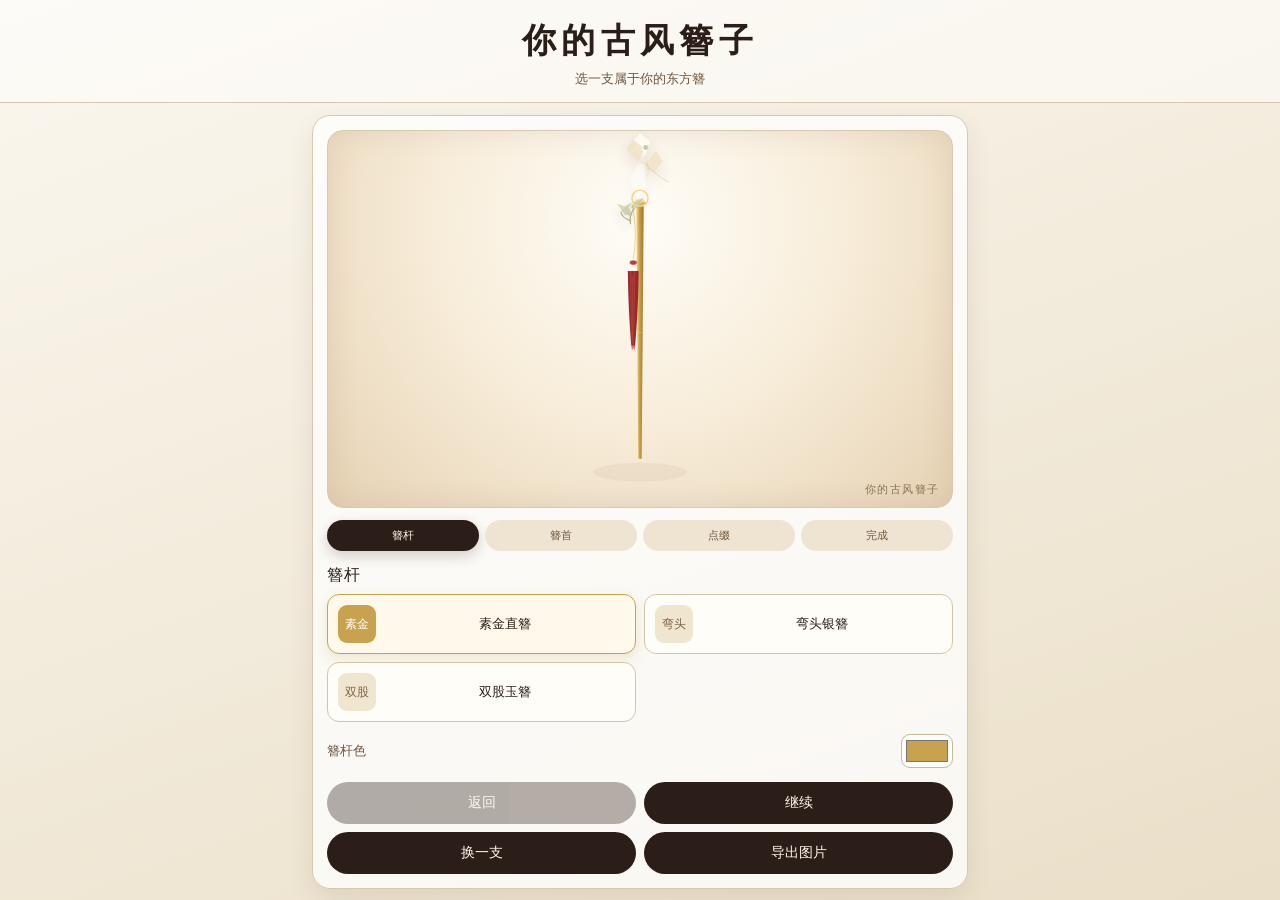
<file: xhs/minitools/fazan/index.html>
<!doctype html>
<html lang="zh-CN">
<head>
<meta charset="utf-8">
<meta name="viewport" content="width=device-width,initial-scale=1">
<title>你的古风簪子</title>
<link rel="stylesheet" href="style.css">
</head>
<body>
<header><h1>你的古风簪子</h1><div class="sub">选一支属于你的东方簪</div></header>
<main class="layout">
<section class="panel">
<div class="stage">
<svg id="preview" viewBox="0 0 320 560" xmlns="http://www.w3.org/2000/svg"></svg>
<div class="watermark">你的古风簪子</div>
</div>
<div class="steps"><span class="step active">簪杆</span><span class="step">簪首</span><span class="step">点缀</span><span class="step">完成</span></div>
<div id="stepArea"></div>
<div class="nav"><button id="prevBtn" class="ghost">返回</button><button id="nextBtn">继续</button></div>
<div class="buttons"><button id="randomBtn" class="ghost">换一支</button><button id="exportBtn" class="ghost">导出图片</button></div>
</section>
</main>
<script src="app.js"></script>
</body>
</html>
</file>
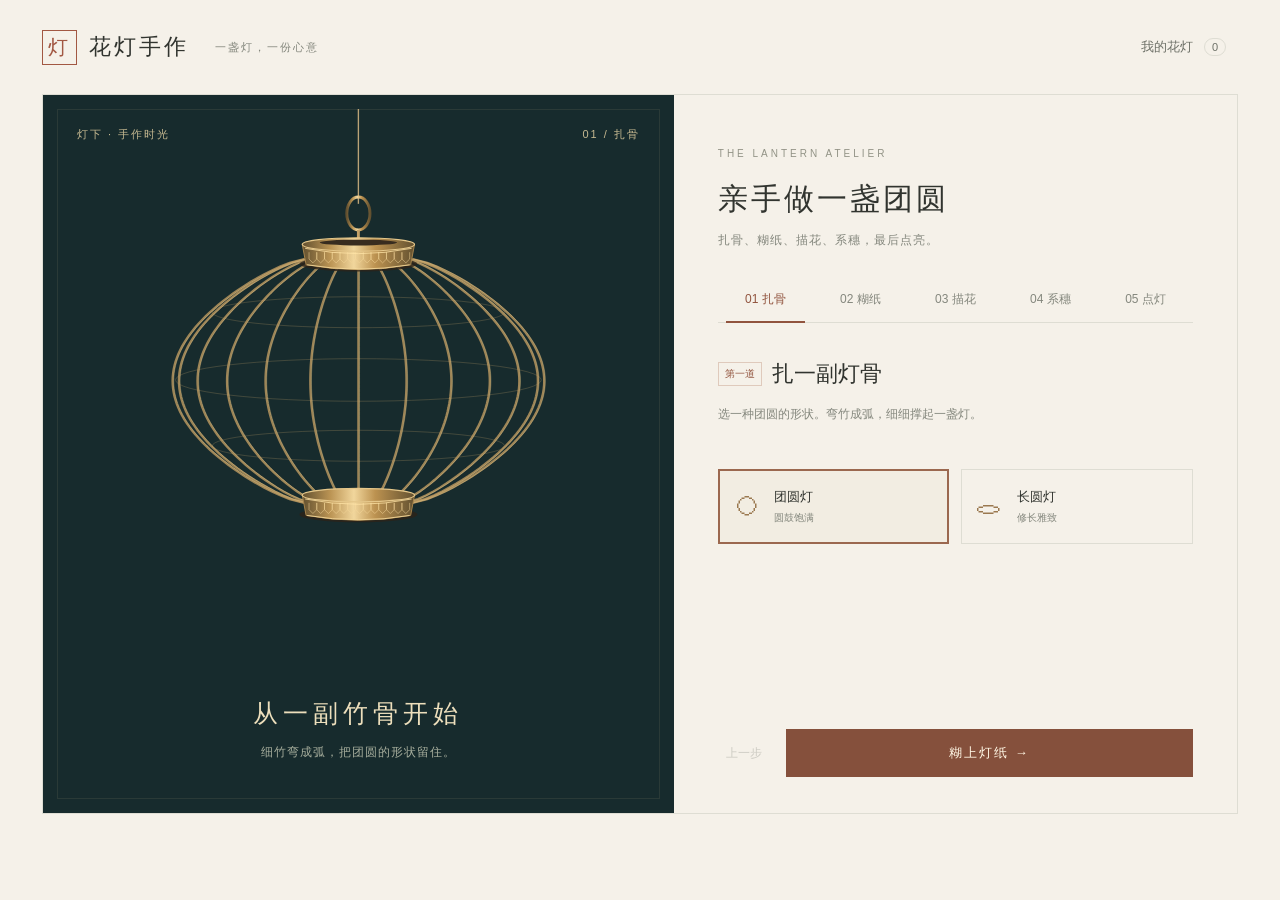
<file: xhs/minitools/huadeng/index.html>
<!doctype html>
<html lang="zh-CN">
  <head>
    <meta charset="UTF-8" />
    <meta name="viewport" content="width=device-width, initial-scale=1" />
    <title>花灯手作 · 把心愿点亮</title>
    <link rel="stylesheet" href="style.css" />
    <script src="lantern.js" defer></script>
    <script src="script.js" defer></script>
  </head>
  <body>
    <main class="studio">
      <header class="header">
        <a class="brand" href="index.html"><span class="seal">灯</span>花灯手作<small>一盏灯，一份心意</small></a>
        <button class="quiet" id="collectionButton">我的花灯 <span id="count">0</span></button>
      </header>

      <section class="workspace" id="workshop">
        <div class="stage" id="stage">
          <div class="stage-heading"><span>灯下 · 手作时光</span><span id="stageLabel">01 / 扎灯骨</span></div>
          <div class="artwork" id="artwork" aria-label="花灯制作预览"></div>
          <div class="stage-caption"><h1 id="previewName">从一副竹骨开始</h1><p id="previewCaption">细竹弯成弧，把团圆的形状留住。</p></div>
        </div>

        <section class="workbench" aria-label="制作步骤">
          <div class="intro"><span class="eyebrow">THE LANTERN ATELIER</span><h2>亲手做一盏团圆</h2><p>扎骨、糊纸、描花、系穗，最后点亮。</p></div>
          <nav class="steps" id="steps" aria-label="制作进度"></nav>
          <div class="step-content">
            <div class="step-heading"><span id="stepNumber">第一道</span><h3 id="stepTitle">扎一副灯骨</h3></div>
            <p class="step-description" id="stepDescription"></p>
            <div class="options" id="options"></div>
            <div class="wish-fields" id="wishFields" hidden>
              <label for="lanternName">给它一个名字</label>
              <input id="lanternName" maxlength="16" placeholder="例如：春风照晚归" />
              <label for="blessing">把心愿写进灯里</label>
              <input id="blessing" maxlength="32" placeholder="愿每一次出发，都有温暖相伴" />
            </div>
          </div>
          <footer class="workbench-footer">
            <button class="back" id="backButton">上一步</button>
            <button class="primary" id="nextButton">糊上灯纸 <span>→</span></button>
          </footer>
          <div class="result-actions" id="resultActions" hidden>
            <button class="primary" id="downloadButton">保存花灯图片 ↓</button>
            <button class="quiet" id="saveButton">收入收藏</button>
            <button class="quiet" id="restartButton">再做一盏</button>
          </div>
        </section>
      </section>

      <section class="collection" id="collection" hidden>
        <div class="collection-heading"><div><span class="eyebrow">MY LANTERNS</span><h2>灯火可亲</h2></div><button class="quiet" id="returnButton">返回手作 →</button></div>
        <div class="collection-grid" id="collectionGrid"></div>
      </section>
      <div class="toast" id="toast" role="status" aria-live="polite"></div>
    </main>
  </body>
</html>
</file>
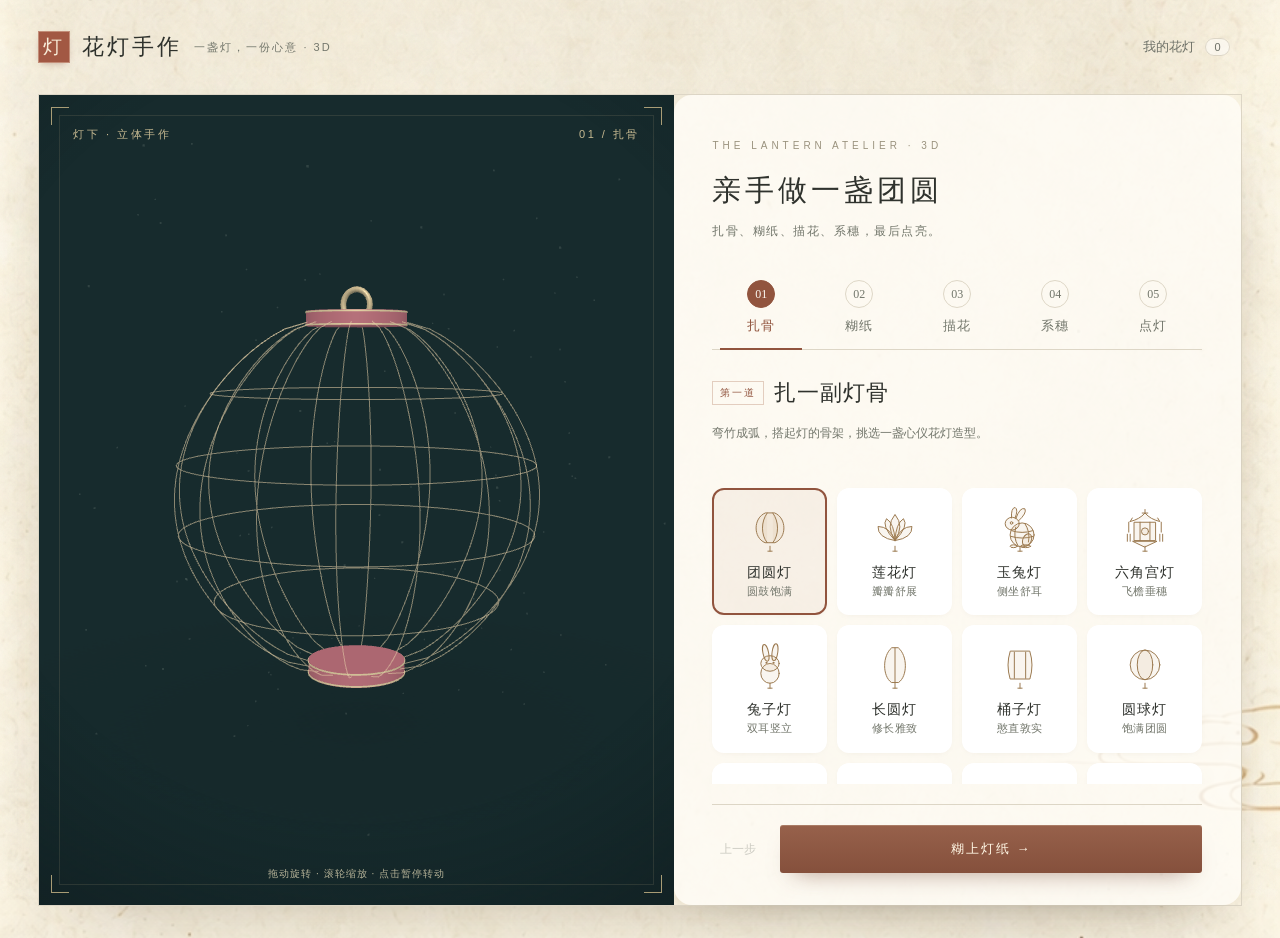
<file: xhs/minitools/huadeng3d/index.html>
<!doctype html>
<html lang="zh-CN">
  <head>
    <meta charset="UTF-8" />
    <meta name="viewport" content="width=device-width, initial-scale=1.0, maximum-scale=1.0, user-scalable=no, viewport-fit=cover" />
    <title>花灯手作 · 3D 立体版</title>
    <link rel="stylesheet" href="style.css" />
    <style>
      #artwork3d { width: 100%; height: 100%; display: block; touch-action: pan-y; cursor: grab; }
      #artwork3d:active { cursor: grabbing; }
    </style>
    <script defer src="three.min.js"></script>
    <script defer src="lantern3d.js"></script>
    <script defer src="app3d.js"></script>
    <script defer src="music.js"></script>
  </head>
  <body>
    <main class="studio">
      <header class="header">
        <div class="brand"><span class="seal">灯</span>花灯手作<small>一盏灯，一份心意 · 3D</small></div>
        <button class="quiet" id="collectionButton">我的花灯 <span id="count">0</span></button>
      </header>

      <section class="workspace" id="workshop">
        <section class="result-preview" id="resultPreview" aria-label="花灯纪念图" hidden>
          <p class="result-status" id="resultStatus" role="status">正在生成纪念图…</p>
          <img id="resultImage" width="1600" height="2000" alt="点亮后的花灯纪念图" hidden />
        </section>
        <div class="stage" id="stage">
          <div class="stage-heading"><span>灯下 · 立体手作</span><span id="stageLabel">01 / 扎灯骨</span></div>
          <div class="artwork" id="artwork"><canvas id="artwork3d"></canvas></div>
          <div class="stage-vignette" aria-hidden="true"></div>
          <div class="stage-hint" id="stageHint">拖动旋转·双指缩放·点击暂停转动</div>
        </div>

        <section class="workbench" aria-label="制作步骤">
          <div class="intro"><span class="eyebrow">THE LANTERN ATELIER · 3D</span><h2>亲手做一盏团圆</h2><p>扎骨、糊纸、描花、系穗，最后点亮。</p></div>
          <nav class="steps" id="steps" aria-label="制作进度"></nav>
          <div class="step-content">
            <div class="step-heading"><span id="stepNumber">第一道</span><h3 id="stepTitle">扎一副灯骨</h3></div>
            <p class="step-description" id="stepDescription"></p>
            <div class="options" id="options"></div>
            <div class="option-scrollbar" id="optionScrollbar" aria-hidden="true" hidden><span id="optionScrollThumb"></span></div>
            <div class="wish-fields" id="wishFields" hidden>
              <label for="lanternName">花灯名字</label>
              <input id="lanternName" maxlength="16" placeholder="春风照晚归" />
              <label for="blessing">心愿祝福</label>
              <input id="blessing" maxlength="32" placeholder="愿每次出发，都有温暖相伴" />
            </div>
          </div>
          <footer class="workbench-footer">
            <button class="back" id="backButton">上一步</button>
            <button class="primary" id="nextButton">糊上灯纸 <span>→</span></button>
            <button class="primary" id="generateButton" hidden>生成图片 →</button>
          </footer>
          <div class="result-actions" id="resultActions" hidden>
            <div class="poster-bg" id="posterBg">
              <span class="poster-bg-label">背景</span>
              <button class="bg-chip is-active" data-bg="paper" type="button">宣纸</button>
              <button class="bg-chip" data-bg="dark" type="button">深色</button>
              <label class="bg-chip bg-chip--file">自定义<input type="file" id="bgFile" accept="image/*" hidden /></label>
            </div>
            <button class="primary" id="downloadButton">保存高清纪念图 ↓</button>
            <button class="quiet" id="saveButton">收入收藏</button>
            <button class="quiet" id="restartButton">再做一盏</button>
          </div>
        </section>
      </section>

      <section class="collection" id="collection" hidden>
        <div class="collection-heading"><div><span class="eyebrow">MY LANTERNS</span><h2>灯火可亲</h2></div><button class="quiet" id="returnButton" hidden>← 返回手作</button></div>
        <div class="collection-grid" id="collectionGrid"></div>
      </section>
      <div class="toast" id="toast" role="status" aria-live="polite"></div>
    </main>
  </body>
</html>
</file>
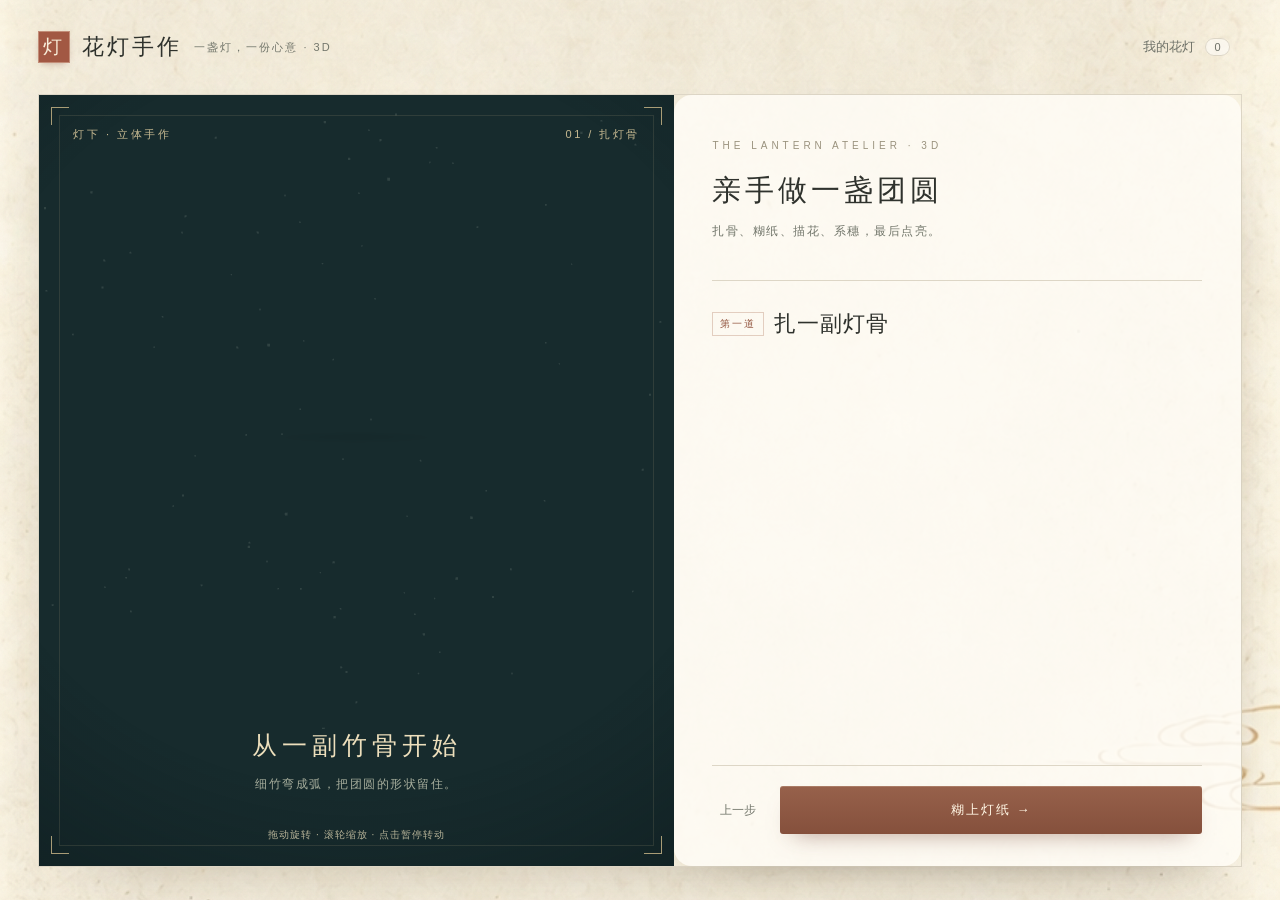
<file: xhs/minitools/huadeng3d/index-3d.html>
<!doctype html>
<html lang="zh-CN">
  <head>
    <meta charset="UTF-8" />
    <meta name="viewport" content="width=device-width, initial-scale=1" />
    <title>花灯手作 · 3D 立体版</title>
    <link rel="stylesheet" href="style.css?v=20260916-refine19" />
    <style>
      #artwork3d { width: 100%; height: 100%; display: block; touch-action: pan-y; cursor: grab; }
      #artwork3d:active { cursor: grabbing; }
    </style>
    <script defer src="three.min.js"></script>
    <script defer src="lantern3d.js?v=20260916-koi28"></script>
    <script defer src="app3d.js?v=20260916-koi28"></script>
    <script defer src="music.js?v=20260916-music1"></script>
  </head>
  <body>
    <main class="studio">
      <header class="header">
        <a class="brand" href="../huadeng/index.html"><span class="seal">灯</span>花灯手作<small>一盏灯，一份心意 · 3D</small></a>
        <button class="quiet" id="collectionButton">我的花灯 <span id="count">0</span></button>
      </header>

      <section class="workspace" id="workshop">
        <div class="stage" id="stage">
          <div class="stage-heading"><span>灯下 · 立体手作</span><span id="stageLabel">01 / 扎灯骨</span></div>
          <div class="artwork" id="artwork"><canvas id="artwork3d"></canvas></div>
          <div class="stage-vignette" aria-hidden="true"></div>
          <div class="stage-hint" id="stageHint">拖动旋转 · 缩放 · 点击暂停转动</div>
          <div class="stage-caption"><h1 id="previewName">从一副竹骨开始</h1><p id="previewCaption">细竹弯成弧，把团圆的形状留住。</p></div>
        </div>

        <section class="workbench" aria-label="制作步骤">
          <div class="intro"><span class="eyebrow">THE LANTERN ATELIER · 3D</span><h2>亲手做一盏团圆</h2><p>扎骨、糊纸、描花、系穗，最后点亮。</p></div>
          <nav class="steps" id="steps" aria-label="制作进度"></nav>
          <div class="step-content">
            <div class="step-heading"><span id="stepNumber">第一道</span><h3 id="stepTitle">扎一副灯骨</h3></div>
            <p class="step-description" id="stepDescription"></p>
            <div class="options" id="options"></div>
            <div class="wish-fields" id="wishFields" hidden>
              <label for="lanternName">给它一个名字</label>
              <input id="lanternName" maxlength="16" placeholder="例如：春风照晚归" />
              <label for="blessing">把心愿写进灯里</label>
              <input id="blessing" maxlength="32" placeholder="愿每一次出发，都有温暖相伴" />
            </div>
          </div>
          <footer class="workbench-footer">
            <button class="back" id="backButton">上一步</button>
            <button class="primary" id="nextButton">糊上灯纸 <span>→</span></button>
          </footer>
          <div class="result-actions" id="resultActions" hidden>
            <button class="primary" id="downloadButton">下载高清纪念图 ↓</button>
            <p class="export-note">1600 × 2000 高清图片 · 含花灯、名字与心愿</p>
            <button class="quiet" id="saveButton">收入收藏</button>
            <button class="quiet" id="restartButton">再做一盏</button>
          </div>
        </section>
      </section>

      <section class="collection" id="collection" hidden>
        <div class="collection-heading"><div><span class="eyebrow">MY LANTERNS</span><h2>灯火可亲</h2></div><button class="quiet" id="returnButton">返回手作 →</button></div>
        <div class="collection-grid" id="collectionGrid"></div>
      </section>
      <div class="toast" id="toast" role="status" aria-live="polite"></div>
    </main>
  </body>
</html>
</file>
<file: xhs/minitools/fazan/style.css>
:root{--ink:#2b1d18;--line:#d8c8ae;--brown:#6f563e;--gold:#c8a24f}
*{box-sizing:border-box}
body{margin:0;font-family:"Noto Serif SC","Songti SC","SimSun",serif;background:linear-gradient(160deg,#fbf7ef,#eadfc8);color:var(--ink);min-height:100vh}
header{padding:18px 16px 14px;text-align:center;background:rgba(255,255,255,.5);border-bottom:1px solid var(--line)}
h1{margin:0;font-size:clamp(23px,5vw,34px);letter-spacing:.16em}
.sub{margin-top:6px;font-size:13px;color:var(--brown)}
.layout{display:block;max-width:680px;margin:12px auto;padding:0 12px}
.panel{background:rgba(255,255,255,.76);border:1px solid var(--line);border-radius:18px;padding:14px;box-shadow:0 10px 26px rgba(80,58,34,.1)}
.stage{position:relative;height:min(42vh,390px);margin:0 auto;border-radius:16px;overflow:hidden;background:radial-gradient(circle at 50% 24%,#fffdf8 0,#f7ecd8 50%,#e6d2b4 100%);border:1px solid var(--line);box-shadow:inset 0 0 30px rgba(120,92,56,.12)}
#preview{position:absolute;inset:0;width:100%;height:100%}
.watermark{position:absolute;right:12px;bottom:10px;font-size:11px;letter-spacing:.14em;color:#8a7255}
.steps{display:grid;grid-template-columns:repeat(4,1fr);gap:6px;margin-top:12px}
.step{text-align:center;padding:8px 2px;border-radius:999px;background:#efe4d1;font-size:11px;color:var(--brown);transition:.25s}
.step.active{background:var(--ink);color:#fff8ec;box-shadow:0 5px 14px rgba(43,29,24,.2)}
.step.done{background:#e1f0e1;color:#2f5f34}
#preview{padding:0}
.stage svg{display:block}
.section-title{margin:14px 0 8px;font-size:16px;letter-spacing:.08em}
.cards{display:grid;grid-template-columns:repeat(2,1fr);gap:8px}
.card{display:grid;grid-template-columns:38px 1fr;align-items:center;gap:8px;padding:10px;border:1px solid #d4c4a6;border-radius:12px;background:#fffdf7;color:var(--ink);font-family:inherit;font-size:13px;cursor:pointer;transition:.2s}
.card-icon{display:grid;place-items:center;height:38px;border-radius:9px;background:#f0e5cf;color:#7d6449;font-size:12px}
.card.active{border-color:var(--gold);background:#fff9ec;box-shadow:0 5px 14px rgba(200,162,79,.22)}
.card.active .card-icon{background:var(--gold);color:#fff}
.color-row{display:flex;align-items:center;gap:10px;margin-top:12px}
.color-row label{flex:1;font-size:13px;color:var(--brown)}
.color-row input{width:52px;height:34px;border:1px solid #c9b795;border-radius:9px;background:#fff}
.summary{margin-top:18px;padding:24px 16px;text-align:center;font-size:18px;line-height:1.8;border:1px dashed #c9b795;border-radius:14px;background:#fffdf7}
.summary span{display:block;margin-top:8px;font-size:13px;color:var(--brown)}
.nav{display:grid;grid-template-columns:1fr 1fr;gap:8px;margin-top:14px}
.nav button,.buttons button{width:100%;padding:12px 8px;border:0;border-radius:999px;background:var(--ink);color:#fff8ec;font-family:inherit;font-size:14px;cursor:pointer}
.ghost{background:#fff;color:var(--ink);border:1px solid #c9b795}
.buttons{display:grid;grid-template-columns:1fr 1fr;gap:8px;margin-top:8px}
button:disabled{opacity:.35;cursor:not-allowed}
@media(max-width:480px){.stage{height:38vh}.cards{gap:6px}.card{font-size:12.5px}}
</file>
<file: xhs/minitools/huadeng/style.css>
/* Palette and shared controls */
:root {
  color-scheme: light;
  --paper: #f5f1e9;
  --ink: #31342f;
  --muted: #84877d;
  --line: #deddd3;
  --accent: #91543e;
}

* { box-sizing: border-box; }
[hidden] { display: none !important; }
body { margin: 0; background: var(--paper); color: var(--ink); font-family: 'Microsoft YaHei', sans-serif; }
button, input { font: inherit; }
button, a { -webkit-tap-highlight-color: transparent; }
button { cursor: pointer; }
button:disabled { opacity: .35; cursor: default; }
button:focus-visible, a:focus-visible { outline: 2px solid var(--accent); outline-offset: 4px; }
button { border: 0; background: none; color: inherit; }
.studio { max-width: 1400px; margin: auto; padding: 0 42px 32px; }
.header { height: 94px; display: flex; align-items: center; justify-content: space-between; }
.brand { display: flex; align-items: center; gap: 12px; color: var(--ink); text-decoration: none; font-family: 'SimSun', serif; font-size: 22px; letter-spacing: 3px; }
.seal { border: 1px solid #a25843; color: #a25843; padding: 3px 5px; font-size: 20px; }
.brand small { font-family: sans-serif; color: var(--muted); font-size: 11px; letter-spacing: 2px; margin-left: 14px; }
.quiet { color: #6e7168; padding: 12px; font-size: 13px; }
.quiet:hover { color: var(--accent); }
#count { margin-left: 7px; border: 1px solid var(--line); padding: 2px 7px; border-radius: 20px; font-size: 11px; }

/* A calm display space with all rendering supplied by lantern.js. */
.workspace { display: grid; grid-template-columns: 1.12fr 1fr; min-height: 720px; border: 1px solid var(--line); }
.stage { position: relative; min-width: 0; overflow: hidden; background: #172b2d; display: flex; flex-direction: column; align-items: center; }
.stage::after { content: ''; position: absolute; inset: 14px; border: 1px solid #d5c39319; pointer-events: none; }
.stage-heading { position: absolute; top: 32px; left: 34px; right: 34px; z-index: 1; display: flex; justify-content: space-between; color: #c6b991; font-size: 11px; letter-spacing: 2px; }
.artwork { width: 100%; height: 600px; margin-top: 14px; touch-action: pan-y; }
.artwork svg { width: 100%; height: 100%; display: block; }
.stage-caption { color: #eddfbc; text-align: center; margin: -12px 24px 28px; z-index: 1; }
.stage-caption h1 { font-family: 'SimSun', serif; font-weight: 400; font-size: 25px; letter-spacing: 5px; margin: 0 0 12px; }
.stage-caption p { color: #a6ad9c; font-size: 12px; letter-spacing: 1px; margin: 0; line-height: 1.7; }
.suspended { transform-origin: 300px 28px; animation: sway 7s ease-in-out infinite; }
.tassel-swing { transform-origin: 300px 436px; animation: sway 4.4s ease-in-out infinite reverse; }
.illuminate .suspended { animation: ignite 1.4s ease-out, sway 7s 1.4s ease-in-out infinite; }
@keyframes sway { 0%, 100% { transform: rotate(-.6deg); } 50% { transform: rotate(.6deg); } }
@keyframes ignite { from { filter: brightness(.4); } 60% { filter: brightness(1.25); } to { filter: brightness(1); } }

/* One workshop step is visible at a time. */
.workbench { display: flex; flex-direction: column; padding: 48px 44px 36px; min-width: 0; }
.eyebrow { font-size: 10px; color: #929386; letter-spacing: 3px; }
.intro h2 { font-family: 'SimSun', serif; font-size: 30px; font-weight: 400; letter-spacing: 3px; margin: 18px 0 12px; }
.intro p { color: var(--muted); font-size: 12px; letter-spacing: 1px; }
.steps { display: flex; margin: 30px 0 36px; border-bottom: 1px solid var(--line); }
.steps button { flex: 1; padding: 0 0 14px; font-size: 12px; color: var(--muted); position: relative; }
.steps button.active { color: var(--accent); }
.steps button.active::after { content: ''; position: absolute; height: 2px; background: var(--accent); bottom: -1px; left: 8px; right: 8px; }
.steps b { font-family: Georgia, serif; font-size: 12px; margin-right: 5px; font-weight: 400; }
.step-content { flex: 1; }
.step-heading { display: flex; align-items: center; gap: 10px; }
.step-heading span { color: var(--accent); font-size: 10px; border: 1px solid #b27c6155; padding: 4px 6px; }
.step-heading h3 { margin: 0; font-family: 'SimSun', serif; font-weight: 400; font-size: 22px; }
.step-description { color: var(--muted); font-size: 12px; line-height: 1.9; min-height: 44px; margin: 14px 0 22px; }
.options { display: grid; grid-template-columns: repeat(2, minmax(0, 1fr)); gap: 12px; }
.option { border: 1px solid var(--line); padding: 18px 12px; text-align: left; display: flex; align-items: center; gap: 13px; min-height: 72px; }
.option.selected { border-color: #9b684f; background: #ebe1d24f; box-shadow: inset 0 0 0 1px #9b684f; }
.option .sample { flex: 0 0 30px; height: 30px; display: grid; place-items: center; color: #9b7950; font-family: 'SimSun', serif; font-size: 24px; }
.option .swatch { width: 26px; height: 26px; border-radius: 50%; box-shadow: inset 0 0 0 1px #0001; }
.option strong { font-size: 13px; font-weight: 400; display: block; }
.option small { color: var(--muted); display: block; font-size: 10px; margin-top: 5px; }
.wish-fields label { display: block; font-size: 12px; color: #737769; margin: 12px 0 8px; }
.wish-fields input { width: 100%; background: transparent; border: 0; border-bottom: 1px solid #cccabc; padding: 8px 0; font-size: 13px; color: var(--ink); border-radius: 0; }
.wish-fields input:focus { outline: 0; border-color: var(--accent); }
.workbench-footer { display: flex; gap: 16px; margin-top: 32px; align-items: center; }
.primary { background: #85503c; color: #fff6e4; min-height: 48px; padding: 12px 24px; font-size: 13px; letter-spacing: 2px; }
.primary:hover { background: #713f2e; }
.primary span { float: right; margin-left: 20px; }
.workbench-footer .primary { flex: 1; }
.back { padding: 14px 8px; color: var(--muted); font-size: 12px; }
.result-actions { display: flex; gap: 4px; flex-wrap: wrap; margin-top: 20px; }
.result-actions .primary { width: 100%; margin-bottom: 7px; }
.collection { padding-top: 24px; }
.collection-heading { display: flex; justify-content: space-between; align-items: center; }
.collection h2 { font-family: 'SimSun', serif; font-weight: 400; }
.collection-grid { display: grid; grid-template-columns: repeat(3, 1fr); gap: 20px; margin-top: 20px; }
.saved { border: 1px solid var(--line); padding: 12px; min-width: 0; }
.saved img { width: 100%; aspect-ratio: 3 / 4; object-fit: contain; background: #172b2d; }
.saved h3 { font-size: 15px; font-weight: 400; overflow-wrap: anywhere; }
.saved p { font-size: 12px; color: var(--muted); overflow-wrap: anywhere; }
.toast { position: fixed; bottom: 22px; left: 50%; transform: translateX(-50%); padding: 12px 20px; background: #26352f; color: #f6ecd6; border-radius: 6px; font-size: 12px; max-width: 90vw; z-index: 5; opacity: 0; pointer-events: none; }
.toast.visible { opacity: 1; }

@media (max-width: 760px) {
  .studio { padding: 0; }
  .header { height: 58px; padding: 0 18px; }
  .brand { font-size: 18px; letter-spacing: 2px; gap: 8px; }
  .brand small { display: none; }
  .seal { font-size: 15px; }
  .workspace { display: flex; flex-direction: column; border: 0; min-height: 0; }
  .stage { height: 40svh; min-height: 260px; max-height: 380px; }
  .stage-heading { top: 18px; left: 24px; right: 24px; font-size: 9px; }
  .artwork { height: calc(100% - 42px); margin: 0; }
  .stage-caption { margin: -8px 16px 12px; }
  .stage-caption h1 { font-size: 16px; margin-bottom: 0; letter-spacing: 3px; }
  .stage-caption p { display: none; }
  .stage::after { inset: 9px; }
  .workbench { padding: 0 22px max(18px, env(safe-area-inset-bottom)); }
  .intro { display: none; }
  .steps { margin: 17px 0 19px; }
  .steps button { padding-bottom: 12px; font-size: 11px; }
  .step-heading h3 { font-size: 20px; }
  .step-description { font-size: 11px; min-height: 0; margin: 8px 0 12px; }
  .option { min-height: 56px; padding: 10px; gap: 10px; }
  .options { gap: 8px; }
  .workbench-footer { margin-top: 18px; }
  .primary { min-height: 44px; }
  .wish-fields label { margin-top: 6px; }
  .collection { padding: 20px; }
  .collection-grid { grid-template-columns: repeat(2, minmax(0, 1fr)); gap: 10px; }
}

@media (prefers-reduced-motion: reduce) {
  .suspended, .tassel-swing, .illuminate .suspended { animation: none; }
}
</file>
<file: xhs/minitools/huadeng3d/style.css>
/* 花灯手作 · 3D —— 纸墨文人风精修 */
:root {
  color-scheme: light;
  --paper: #f6f2e8;
  --card: #fbf8f1;
  --ink: #2f322d;
  --muted: #72766b;
  --line: #ddd6c6;
  --line-strong: #c8bfa9;
  --accent: #91543e;
  --accent-deep: #6f3e2c;
  --accent-wash: rgba(145, 84, 62, .07);
  --gold: #b69760;
  --stage-gold: #cfbb8a;
  --serif: 'Songti SC', 'STSong', 'SimSun', 'Noto Serif CJK SC', Georgia, serif;
  --sans: 'PingFang SC', 'Microsoft YaHei', 'Helvetica Neue', Arial, sans-serif;
  --ease: cubic-bezier(.22, .61, .36, 1);
}

* { box-sizing: border-box; }
[hidden] { display: none !important; }
body {
  margin: 0; min-height: 100vh;
  color: var(--ink); font-family: var(--sans);
  background: #f4efe4 url("assets/bg.png") center / cover no-repeat fixed;
}
/* 极细的纸张肌理，让底色不再是纯平色 */
body::before {
  content: ''; position: fixed; top: 0; right: 0; bottom: 0; left: 0; z-index: 0; pointer-events: none;
  background-image: url("data:image/svg+xml,%3Csvg xmlns='http://www.w3.org/2000/svg' width='160' height='160'%3E%3Cfilter id='n'%3E%3CfeTurbulence type='fractalNoise' baseFrequency='0.85' numOctaves='2' stitchTiles='stitch'/%3E%3C/filter%3E%3Crect width='160' height='160' filter='url(%23n)' opacity='0.04'/%3E%3C/svg%3E");
}
button, input { font: inherit; }
button, a { -webkit-tap-highlight-color: transparent; }
button { cursor: pointer; border: 0; background: none; color: inherit; }
button:disabled { opacity: .35; cursor: default; }
button:focus, button:focus-visible, a:focus, a:focus-visible { outline: 2px solid var(--accent); outline-offset: 4px; }
.studio { position: relative; z-index: 1; max-width: 1400px; margin: auto; padding: 0 3vw 32px; padding: 0 clamp(24px, 3vw, 42px) 32px; }

/* ---------- 页头 ---------- */
.header { height: 94px; display: flex; align-items: center; justify-content: space-between; }
.brand { display: flex; align-items: center; gap: 12px; color: var(--ink); text-decoration: none; font-family: var(--serif); font-size: 22px; letter-spacing: 3px; transition: opacity .2s var(--ease); }
.brand:hover { opacity: .82; }
.seal {
  display: inline-grid; place-items: center; min-width: 30px;
  background: #a25843; color: #f8ecd8; padding: 3px 5px; font-size: 19px;
  box-shadow: inset 0 0 0 1px rgba(255, 240, 220, .35), 0 3px 8px -4px rgba(120, 60, 40, .5);
}
.brand small { font-family: var(--sans); color: var(--muted); font-size: 11px; letter-spacing: 2px; margin-left: 14px; }
.quiet { color: #6e7168; padding: 12px; font-size: 13px; transition: color .2s var(--ease); }
.quiet:hover { color: var(--accent); }
#collectionButton:focus:not(:focus-visible),
#returnButton:focus:not(:focus-visible) { outline: none; }
#count { margin-left: 7px; border: 1px solid var(--line); background: rgba(255, 255, 255, .5); padding: 2px 8px; border-radius: 20px; font-size: 11px; }

/* ---------- 展示舞台（3D 渲染区） ---------- */
.workspace {
  display: grid; grid-template-columns: 1.12fr 1fr; min-height: 700px;
  border: 1px solid var(--line); background: transparent;
  box-shadow: 0 30px 70px -50px rgba(70, 55, 35, .45);
}
.stage { position: relative; min-width: 0; overflow: hidden; background: #172b2d; display: flex; flex-direction: column; align-items: center; }
/* 暗角渐晕，让视线聚在灯体上 */
.stage-vignette { position: absolute; top: 0; right: 0; bottom: 0; left: 0; z-index: 0; pointer-events: none; background: radial-gradient(120% 92% at 50% 42%, transparent 52%, rgba(5, 13, 16, .55) 100%); }
/* 装裱式边框：外层四角记号 + 内层细线 */
.stage::after { content: ''; position: absolute; top: 20px; right: 20px; bottom: 20px; left: 20px; border: 1px solid rgba(213, 195, 147, .13); pointer-events: none; z-index: 1; }
.stage::before {
  content: ''; position: absolute; top: 12px; right: 12px; bottom: 12px; left: 12px; z-index: 1; pointer-events: none; opacity: .8;
  background:
    linear-gradient(var(--stage-gold), var(--stage-gold)) left top / 18px 1px,
    linear-gradient(var(--stage-gold), var(--stage-gold)) left top / 1px 18px,
    linear-gradient(var(--stage-gold), var(--stage-gold)) right top / 18px 1px,
    linear-gradient(var(--stage-gold), var(--stage-gold)) right top / 1px 18px,
    linear-gradient(var(--stage-gold), var(--stage-gold)) left bottom / 18px 1px,
    linear-gradient(var(--stage-gold), var(--stage-gold)) left bottom / 1px 18px,
    linear-gradient(var(--stage-gold), var(--stage-gold)) right bottom / 18px 1px,
    linear-gradient(var(--stage-gold), var(--stage-gold)) right bottom / 1px 18px;
  background-repeat: no-repeat;
}
.stage-heading { position: absolute; top: 32px; left: 34px; right: 34px; z-index: 1; display: flex; justify-content: space-between; color: #c6b991; font-size: 11px; letter-spacing: 2.5px; }
.stage-hint { position: absolute; bottom: 24px; left: 16px; right: 16px; text-align: center; color: #b5b297; font-size: 10px; letter-spacing: 1px; z-index: 1; pointer-events: none; }
.artwork { position: relative; width: 100%; height: 620px; flex: 1 1 auto; min-height: 0; margin-top: 14px; touch-action: pan-y; }
.artwork svg { width: 100%; height: 100%; display: block; }
.stage-caption { position: relative; z-index: 1; color: #eddfbc; text-align: center; flex: 0 0 auto; margin: 0 32px 72px; max-width: calc(100% - 64px); overflow-wrap: anywhere; }
.stage-caption h1 { font-family: var(--serif); font-weight: 400; font-size: 25px; letter-spacing: 5px; margin: 0 0 12px; }
.stage-caption p { color: #a6ad9c; font-size: 12px; letter-spacing: 1.5px; margin: 0; line-height: 1.7; }
.suspended { transform-origin: 300px 28px; animation: sway 7s ease-in-out infinite; }
.tassel-swing { transform-origin: 300px 436px; animation: sway 4.4s ease-in-out infinite reverse; }
.illuminate .suspended { animation: ignite 1.4s ease-out, sway 7s 1.4s ease-in-out infinite; }
@keyframes sway { 0%, 100% { transform: rotate(-.6deg); } 50% { transform: rotate(.6deg); } }
@keyframes ignite { from { filter: brightness(.4); } 60% { filter: brightness(1.25); } to { filter: brightness(1); } }

/* ---------- 工作台 ---------- */
.workbench { display: flex; flex-direction: column; padding: 40px clamp(24px, 3vw, 44px) 32px; min-width: 0; background: rgba(255, 253, 247, .82); border-radius: 18px; box-shadow: 0 20px 50px -40px rgba(70, 55, 35, .5); }
.eyebrow { font-size: 10px; color: #9a927e; letter-spacing: 4px; }
.intro h2 { font-family: var(--serif); font-size: 29px; font-weight: 400; letter-spacing: 4px; margin: 18px 0 12px; }
.intro p { color: var(--muted); font-size: 12px; letter-spacing: 1.5px; }
.steps { display: flex; margin: 28px 0; border-bottom: 1px solid var(--line); }
.steps button { flex: 1; min-width: 0; display: flex; flex-direction: column; align-items: center; gap: 9px; padding: 0 0 14px; font-size: 13px; letter-spacing: 1px; color: var(--muted); position: relative; transition: color .25s var(--ease); }
.steps button:hover { color: #5c5f55; }
.steps button.active { color: var(--accent); }
.steps button::after { content: ''; position: absolute; height: 2px; bottom: -1px; left: 8px; right: 8px; background: var(--accent); transform: scaleX(0); transform-origin: left center; transition: transform .3s var(--ease); }
.steps button.active::after { transform: scaleX(1); }
.steps b { display: grid; place-items: center; width: 28px; height: 28px; border: 1px solid var(--line); border-radius: 50%; font-family: Georgia, var(--serif); font-size: 12px; font-weight: 400; letter-spacing: 0; }
.steps button.active b { color: var(--card); background: var(--accent); border-color: var(--accent); }
.steps button.done b { border-color: #b8a18b; color: var(--accent); background: var(--accent-wash); }
.step-content { flex: 1; }
/* 步骤切换时的轻进场上移 */
.step-content.enter > * { animation: rise .32s var(--ease) both; }
.step-content.enter > :nth-child(2) { animation-delay: .05s; }
.step-content.enter > :nth-child(3) { animation-delay: .1s; }
.step-content.enter > :nth-child(4) { animation-delay: .15s; }
@keyframes rise { from { opacity: 0; transform: translateY(8px); } to { opacity: 1; transform: none; } }
.step-heading { display: flex; align-items: center; gap: 10px; }
.step-heading span { color: var(--accent); font-size: 10px; letter-spacing: 2px; border: 1px solid rgba(178, 124, 97, .35); padding: 4px 7px; }
.step-heading h3 { margin: 0; font-family: var(--serif); font-weight: 400; font-size: 22px; letter-spacing: 1px; }
.step-description { color: var(--muted); font-size: 12px; line-height: 1.9; min-height: 44px; margin: 14px 0 22px; }

/* ---------- 选项卡 ---------- */
/* 选项放进固定高度的框内独立滚动：滑动只滚选项，画布与其他区域不动 */
.options {
  display: grid; grid-template-columns: repeat(4, minmax(0, 1fr)); grid-gap: 10px;
  max-height: 300px; overflow-y: auto; align-content: start;
  padding: 4px; margin: -4px; /* 补偿滚动条占位，避免布局跳动 */
  scrollbar-width: thin; scrollbar-color: var(--line-strong) transparent;
  overscroll-behavior: contain; /* 滚到头不带动整页 */
}
.option {
  position: relative;
  border: 2px solid transparent;
  background: #fff;
  padding: 16px 8px 14px;
  text-align: center;
  display: flex;
  flex-direction: column;
  align-items: center;
  justify-content: flex-start;
  gap: 10px;
  min-height: 120px;
  overflow: hidden;
  border-radius: 12px;
  box-shadow: 0 2px 10px -6px rgba(65, 50, 34, .15);
  transition: border-color .2s var(--ease), background-color .2s var(--ease), transform .15s var(--ease);
}
.option:hover { border-color: rgba(145, 84, 62, .3); }
.option:active { transform: translateY(1px); }
.option.selected {
  border-color: var(--accent);
  background: rgba(145, 84, 62, .06);
}
.option .sample {
  flex: 0 0 auto;
  width: 100%;
  height: 48px;
  display: grid;
  place-items: center;
  color: #9b7950;
  font-family: var(--serif);
  font-size: 28px;
}
.option .swatch {
  width: 36px; height: 36px;
  border-radius: 50%;
  box-shadow: inset 0 0 0 1px rgba(0, 0, 0, .1), 0 2px 8px -3px rgba(60, 45, 30, .3);
}
.option strong {
  font-size: 14px;
  font-weight: 500;
  display: block;
  letter-spacing: 1px;
  color: var(--ink);
}
.option small {
  color: var(--muted);
  display: block;
  font-size: 11px;
  margin-top: 2px;
  letter-spacing: .5px;
  line-height: 1.4;
}
.option .frame-sample { width: 48px; height: 48px; }
.frame-sample svg { display: block; width: 100%; height: 100%; }

/* ---------- 心愿输入 ---------- */
.wish-fields label { display: block; font-size: 12px; color: #737769; margin: 12px 0 8px; letter-spacing: 1px; }
.wish-fields input {
  width: 100%; background: transparent; border: 0; border-bottom: 1px solid #e2dccf;
  padding: 8px 0; font-size: 13px; color: var(--ink); border-radius: 0;
  transition: border-color .2s var(--ease);
}
.wish-fields input::placeholder { color: #b3b0a3; }
.wish-fields input:focus { outline: 0; }

/* ---------- 底部操作 ---------- */
.workbench-footer { display: flex; gap: 16px; margin-top: 24px; padding-top: 20px; border-top: 1px solid var(--line); align-items: center; }
.primary {
  background: linear-gradient(180deg, #97614b 0%, #85503c 100%); color: #fff6e4;
  min-height: 48px; padding: 12px 24px; font-size: 13px; letter-spacing: 2px; border-radius: 3px;
  box-shadow: 0 12px 24px -14px rgba(113, 63, 46, .6), inset 0 1px 0 rgba(255, 240, 220, .18);
  transition: transform .18s var(--ease), box-shadow .18s var(--ease), filter .18s var(--ease);
}
.primary:hover { filter: brightness(1.05); transform: translateY(-1px); box-shadow: 0 16px 28px -14px rgba(113, 63, 46, .65), inset 0 1px 0 rgba(255, 240, 220, .22); }
.primary:active { transform: translateY(0); filter: brightness(.96); }
.workbench-footer .primary { flex: 1; }
.back { padding: 14px 8px; color: var(--muted); font-size: 12px; transition: color .2s var(--ease); }
.back:hover:not(:disabled) { color: var(--accent); }
.result-actions { display: flex; gap: 4px; flex-wrap: wrap; margin-top: 20px; }
.result-actions .primary { width: 100%; margin-bottom: 7px; }
.export-note { width: 100%; text-align: center; color: #84877d; font-size: 11px; line-height: 1.7; letter-spacing: 1px; margin: 2px 0 10px; }

/* ---------- 收藏 ---------- */
.collection { padding-top: 24px; max-height: calc(100vh - 96px); display: flex; flex-direction: column; }
.collection-heading {
  display: flex; justify-content: space-between; align-items: center; flex: 0 0 auto;
  padding-bottom: 12px; margin-bottom: 24px;
  background: transparent;
}
.collection-heading h2 { margin-right: auto; }
.collection h2 { font-family: var(--serif); font-weight: 400; letter-spacing: 3px; margin: 6px 0 0; }
.collection-grid { display: grid; grid-template-columns: repeat(3, 1fr); grid-gap: 20px; margin-top: 20px; flex: 1 1 auto; min-height: 0; overflow-y: auto; scrollbar-width: thin; scrollbar-color: var(--line-strong) transparent; }
.collection-grid > p { grid-column: 1 / -1; padding: 64px 20px; text-align: center; color: var(--muted); border: 1px dashed var(--line-strong); }
.saved { border: 1px solid var(--line); background: var(--card); padding: 12px; min-width: 0; transition: border-color .2s var(--ease), box-shadow .2s var(--ease); }
.saved:hover { border-color: var(--line-strong); box-shadow: 0 14px 30px -22px rgba(70, 55, 35, .4); }
.saved img { width: 100%; aspect-ratio: 4 / 5; object-fit: contain; background: #f4efe4; }
.saved h3 { font-size: 15px; font-weight: 400; letter-spacing: 1px; overflow-wrap: anywhere; }
.saved p { font-size: 12px; color: var(--muted); overflow-wrap: anywhere; }

/* ---------- 轻提示 ---------- */
.toast {
  position: fixed; bottom: 22px; left: 50%; transform: translateX(-50%) translateY(10px);
  padding: 12px 22px; background: rgba(30, 41, 36, .92);
  -webkit-backdrop-filter: blur(8px); backdrop-filter: blur(8px);
  color: #f6ecd6; border: 1px solid rgba(246, 236, 214, .14); border-radius: 4px;
  font-size: 12px; letter-spacing: 1px; max-width: 90vw; z-index: 5;
  opacity: 0; pointer-events: none; box-shadow: 0 16px 36px -16px rgba(0, 0, 0, .45);
  transition: opacity .28s var(--ease), transform .28s var(--ease);
}
.toast.visible { opacity: 1; transform: translateX(-50%) translateY(0); }

/* ---------- 移动端（小红书内为主场景） ---------- */
@media (max-width: 760px) {
  :root {
    --paper: #f9f4dc;
    --card: #fffdf7;
    --accent: #8e443d;
    --accent-deep: #71332e;
    --line: #e2dccf;
    --line-strong: #cfc5b3;
  }
  /* 手机端采用「预览 + 当前步骤 + 底部操作」三层结构。 */
  html, body { height: 100%; overflow: hidden; }
  .studio {
    padding: calc(36px + var(--safe-area-inset-top, env(safe-area-inset-top, 0px))) 0 0;
    height: 100%; height: 100dvh; display: flex; flex-direction: column;
  }
  body::before { display: none; }
  .header { height: 52px; padding: 0 16px; flex: 0 0 auto; }
  .brand { font-size: 17px; letter-spacing: 1.5px; gap: 8px; }
  .brand small { display: none; }
  .seal { font-size: 14px; min-width: 28px; height: 28px; padding: 2px 4px; border-radius: 6px; }
  #collectionButton {
    min-height: 40px; padding: 7px 4px; border: 0;
    border-radius: 0; background: transparent; color: #68675f;
  }
  #count { margin-left: 4px; padding: 1px 6px; background: #fff; }
  .workspace { display: flex; flex-direction: column; border: 0; box-shadow: none; min-height: 0; flex: 1; background: transparent; }
  .stage {
    flex: 0 0 clamp(260px, 40svh, 360px); min-height: 0; margin: 0 12px;
    border-radius: 16px; box-shadow: 0 14px 34px -24px rgba(10, 31, 31, .75);
  }
  .stage-heading { top: 14px; left: 18px; right: 18px; font-size: 8px; letter-spacing: 1.6px; opacity: .82; }
  .artwork { position: absolute; inset: 0; height: 100%; margin: 0; }
  .stage-hint { bottom: 14px; font-size: 10px; letter-spacing: 1px; opacity: .85; }
  .stage::after { top: 8px; right: 8px; bottom: 8px; left: 8px; border-color: rgba(213, 195, 147, .12); border-radius: 11px; }
  .stage::before { display: none; }
  .stage-vignette { background: radial-gradient(105% 90% at 50% 42%, transparent 58%, rgba(5, 13, 16, .42) 100%); }
  .workbench {
    padding: 0 14px; margin-top: 10px; background: rgba(255, 253, 247, .76);
    border-radius: 20px 20px 0 0; box-shadow: 0 -10px 28px -28px rgba(67, 54, 36, .7);
    flex: 1; display: flex; flex-direction: column; min-height: 0;
  }
  .intro { display: none; }
  .steps {
    justify-content: center; align-items: center; gap: 6px; margin: 0 0 10px;
    padding: 8px 0 6px; border-bottom: 0; flex: 0 0 auto;
  }
  .steps button {
    flex: 0 0 44px; width: 44px; min-height: 44px; padding: 0;
    flex-direction: row; justify-content: center; gap: 5px; border-radius: 22px;
    background: #f0ece3; color: #858176; font-size: 11px; letter-spacing: 0;
  }
  .steps button span { display: none; }
  .steps button.active { flex-basis: auto; width: auto; padding: 0 12px; color: #fff8ed; background: var(--accent); }
  .steps button.active span { display: inline; }
  .steps button::after { display: none; }
  .steps b { width: auto; height: auto; border: 0; border-radius: 0; font-size: 10px; flex-shrink: 0; }
  .steps button.active b { color: inherit; background: transparent; border: 0; }
  .steps button.done b { border: 0; color: var(--accent); background: transparent; }
  .steps button > * + * { margin-top: 0; margin-left: 5px; }
  .supports-flex-gap .steps button > * + * { margin-left: 0; }
  .step-heading { min-height: 28px; }
  .step-heading span { display: none; }
  .step-heading h3 { font-family: var(--sans); font-size: 18px; font-weight: 600; letter-spacing: .5px; }
  .step-description { color: #7c796f; font-size: 11px; line-height: 1.65; min-height: 0; margin: 4px 0 10px; }
  .step-content { flex: 1; display: flex; flex-direction: column; min-height: 0; }
  .option {
    min-height: 110px; padding: 12px 8px 10px; gap: 8px;
    border: 2px solid transparent; border-radius: 12px; background: #fff;
    box-shadow: 0 2px 10px -6px rgba(65, 50, 34, .18);
    flex-direction: column; justify-content: flex-start;
    text-align: center;
  }
  .option:hover { background: #fff; }
  .option.selected { border-color: var(--accent); background: rgba(145, 84, 62, .06); }
  .option .sample { flex-basis: auto; width: 100%; height: 42px; }
  .option .sample .swatch { width: 32px; height: 32px; }
  .option .frame-sample { width: 42px; height: 42px; flex-basis: auto; }
  .frame-sample svg { width: 100%; height: 100%; }
  .option strong { font-size: 13px; font-weight: 500; }
  .option small { margin-top: 2px; font-size: 10px; display: block; }
  .options {
    display: grid; grid-template-columns: none; grid-template-rows: 110px;
    grid-auto-flow: column; grid-auto-columns: minmax(85px, 22vw);
    gap: 8px; max-height: none; flex: 0 0 120px; min-height: 120px;
    padding: 2px 2px 10px; margin: 0 -2px; overflow-x: auto; overflow-y: hidden;
    background: transparent; border-radius: 0; box-shadow: none;
    scroll-snap-type: x proximity; scrollbar-width: none;
    -webkit-overflow-scrolling: touch;
  }
  .option { scroll-snap-align: start; }
  .options::-webkit-scrollbar { display: none; }
  .options.empty { display: none; flex: 0 0 auto; min-height: 0; background: none; box-shadow: none; padding: 0; margin: 0; }
  .option-scrollbar {
    position: relative; flex: 0 0 4px; height: 4px; margin: 3px 1px 8px;
    overflow: hidden; border-radius: 4px; background: rgba(207, 197, 179, .45);
  }
  .option-scrollbar span {
    position: absolute; top: 0; bottom: 0; left: 0; width: 32%; border-radius: inherit;
    background: var(--accent); box-shadow: 0 0 5px rgba(142, 68, 61, .18);
    transform: translateX(0); will-change: transform;
  }
  .wish-fields { flex: 1; }
  .workbench-footer {
    flex: 0 0 auto; gap: 10px; margin: 0 -14px;
    padding: 10px 14px calc(10px + var(--safe-area-inset-bottom, env(safe-area-inset-bottom, 0px)));
    background: rgba(249, 244, 220, .94); -webkit-backdrop-filter: blur(12px); backdrop-filter: blur(12px);
    border-top: 1px solid rgba(207, 197, 179, .72); box-shadow: 0 -10px 24px -24px rgba(50, 39, 26, .8);
  }
  .workbench-footer .back {
    min-width: 76px; min-height: 48px; padding: 0 12px; border: 1px solid var(--line-strong);
    border-radius: 12px; background: rgba(255, 255, 255, .55); color: #66645c;
  }
  .workbench-footer .primary { flex: 1; margin-left: 0; }
  .result-actions {
    flex: 0 0 auto; margin: 0 -14px;
    padding: 10px 14px calc(10px + var(--safe-area-inset-bottom, env(safe-area-inset-bottom, 0px)));
    background: rgba(249, 244, 220, .94); -webkit-backdrop-filter: blur(12px); backdrop-filter: blur(12px);
    border-top: 1px solid var(--line);
  }
  .result-actions .primary { width: 100%; margin-bottom: 0; }
  .export-note { font-size: 10px; letter-spacing: 0; margin: 3px 0 0; }
  .result-actions .quiet { flex: 1; }
  .primary { min-height: 48px; border-radius: 12px; white-space: nowrap; box-shadow: 0 10px 22px -16px rgba(113, 51, 46, .75); }
  .wish-fields label { margin-top: 6px; }
  .wish-fields { overflow-y: auto; min-height: 0; }
  .wish-fields input { font-size: 16px; }
  .step-content.wish-step .step-description { margin-bottom: 8px; }
  .step-content.wish-step .wish-fields {
    flex: 0 0 auto; overflow: visible; padding: 12px 14px;
    border: 0; border-radius: 12px; background: #fff;
    box-shadow: 0 2px 10px -6px rgba(65, 50, 34, .15);
  }
  .step-content.wish-step .wish-fields label {
    margin: 8px 0 4px; color: #8a8576; font-size: 12px; letter-spacing: .5px; font-weight: 500;
  }
  .step-content.wish-step .wish-fields label:first-child { margin-top: 0; }
  .step-content.wish-step .wish-fields input {
    padding: 6px 0; margin: 0 0 2px;
    border: 0; border-bottom: 1px solid var(--line);
    background: transparent;
    font-size: 15px;
    border-radius: 0;
    box-shadow: none;
    transition: border-color .2s var(--ease);
  }
  .step-content.wish-step .wish-fields input:focus {
    box-shadow: none;
  }
  .step-content.wish-step .wish-fields input:last-child { margin-bottom: 0; }
  .step-content.result-step .step-description { margin-bottom: 4px; }
  .collection { padding: 0 16px 16px; min-height: 0; display: flex; flex-direction: column; overflow: hidden; padding-bottom: calc(16px + var(--safe-area-inset-bottom, env(safe-area-inset-bottom, 0px))); }
  .collection-heading {
    flex: 0 0 auto;
    padding: 16px 0 10px; margin-bottom: 20px;
    background: transparent;
  }
  .collection-heading .eyebrow { font-size: 9px; letter-spacing: 3px; }
  .collection-heading h2 { font-size: 22px; margin-top: 4px; }
  #returnButton {
    padding: 8px 12px; font-size: 12px; color: var(--accent);
    border: 0; border-radius: 0;
    background: transparent;
  }
  #returnButton:hover { background: transparent; }
  .collection-grid { grid-template-columns: repeat(2, minmax(0, 1fr)); gap: 10px; margin-top: 4px; flex: 1 1 auto; min-height: 0; overflow-y: auto; -webkit-overflow-scrolling: touch; scrollbar-width: thin; scrollbar-color: var(--line-strong) transparent; }
}

/* 短屏和软键盘弹出时，允许页面滚动以保证输入与操作可达。 */
@media (max-width: 760px) and (max-height: 680px) {
  .header { height: 46px; }
  .stage { flex-basis: 245px; }
  .workbench { margin-top: 7px; }
  .steps { margin-bottom: 6px; padding-top: 6px; padding-bottom: 4px; }
  .step-description { margin-bottom: 7px; }
}

@media (prefers-reduced-motion: reduce) {
  .suspended, .tassel-swing, .illuminate .suspended { animation: none; }
  .step-content.enter > * { animation: none; }
  .option, .primary, .quiet, .back, .steps button, .steps button::after, .toast { transition: none; }
}

/* ---------- Chrome 61 兼容层：flex gap 用 margin 基线，能力检测通过后切回 gap ---------- */
.brand > * + * { margin-left: 12px; }
.steps button > * + * { margin-top: 9px; }
.step-heading > * + * { margin-left: 10px; }
.option > * + * { margin-left: 11px; }
.workbench-footer > * + * { margin-left: 16px; }
.result-actions .quiet + .quiet { margin-left: 4px; }
.supports-flex-gap .brand > * + *,
.supports-flex-gap .step-heading > * + *,
.supports-flex-gap .option > * + *,
.supports-flex-gap .workbench-footer > * + * { margin-left: 0; }
.supports-flex-gap .steps button > * + * { margin-top: 0; }
.supports-flex-gap .result-actions .quiet + .quiet { margin-left: 0; }

/* WebGL 不可用时的兜底提示 */
.workspace.is-completed {
  display: flex; flex-direction: column; min-height: 0;
  width: 100%; max-width: 560px; margin: 0 auto;
  border: 0; background: transparent; box-shadow: none;
}
.is-completed .stage,
.is-completed .intro,
.is-completed .steps,
.is-completed .step-content { display: none; }
.result-preview {
  flex: 0 0 auto; overflow: hidden; border-radius: 16px;
  background: #102426; color: #f6ecd5;
}
.result-heading { padding: 28px 18px 22px; text-align: center; }
.result-heading h2 {
  margin: 0 0 12px; font-family: var(--serif); font-size: 26px;
  font-weight: 400; line-height: 1.5; letter-spacing: 0;
}
.result-heading p { margin: 0; color: #c7c4ad; font-size: 14px; line-height: 1.8; letter-spacing: 0; }
#resultImage { display: block; width: 100%; height: auto; }
.result-status { min-height: 240px; padding: 60px 24px; text-align: center; color: #c7c4ad; }
.is-completed .workbench {
  flex: 0 0 auto; margin: 16px 0 0; padding: 0;
  background: transparent; border-radius: 0; box-shadow: none;
}
@media (max-width: 760px) {
  .workspace.is-completed {
    overflow-y: auto; -webkit-overflow-scrolling: touch;
    padding: 12px 12px 0; max-width: none;
  }
  .result-heading h2 { font-size: 24px; }
  .result-heading p { font-size: 13px; }
  .is-completed .result-actions { margin: 0; }
}

.webgl-fallback {
  position: absolute; top: 0; right: 0; bottom: 0; left: 0;
  display: flex; align-items: center; justify-content: center;
  color: #c6b991; font-size: 13px; letter-spacing: 1px; text-align: center; padding: 24px;
}

/* 结果页背景选择器 */
.poster-bg { display: flex; align-items: center; gap: 8px; flex-wrap: wrap; margin-bottom: 14px; }
.poster-bg-label { font-size: 13px; color: #8a7a56; margin-right: 2px; }
.bg-chip {
  font: 13px/1 "PingFang SC", "Microsoft YaHei", sans-serif; color: #6e6253;
  padding: 7px 13px; border: 1px solid transparent; border-radius: 999px;
  background: rgba(255, 255, 255, .6); cursor: pointer; transition: all .15s ease;
}
.bg-chip:hover { border-color: var(--line-strong); }
.bg-chip.is-active { background: rgba(145, 84, 62, .12); color: var(--accent); border-color: var(--accent); font-weight: 600; }
.bg-chip--file { display: inline-flex; align-items: center; }
</file>
